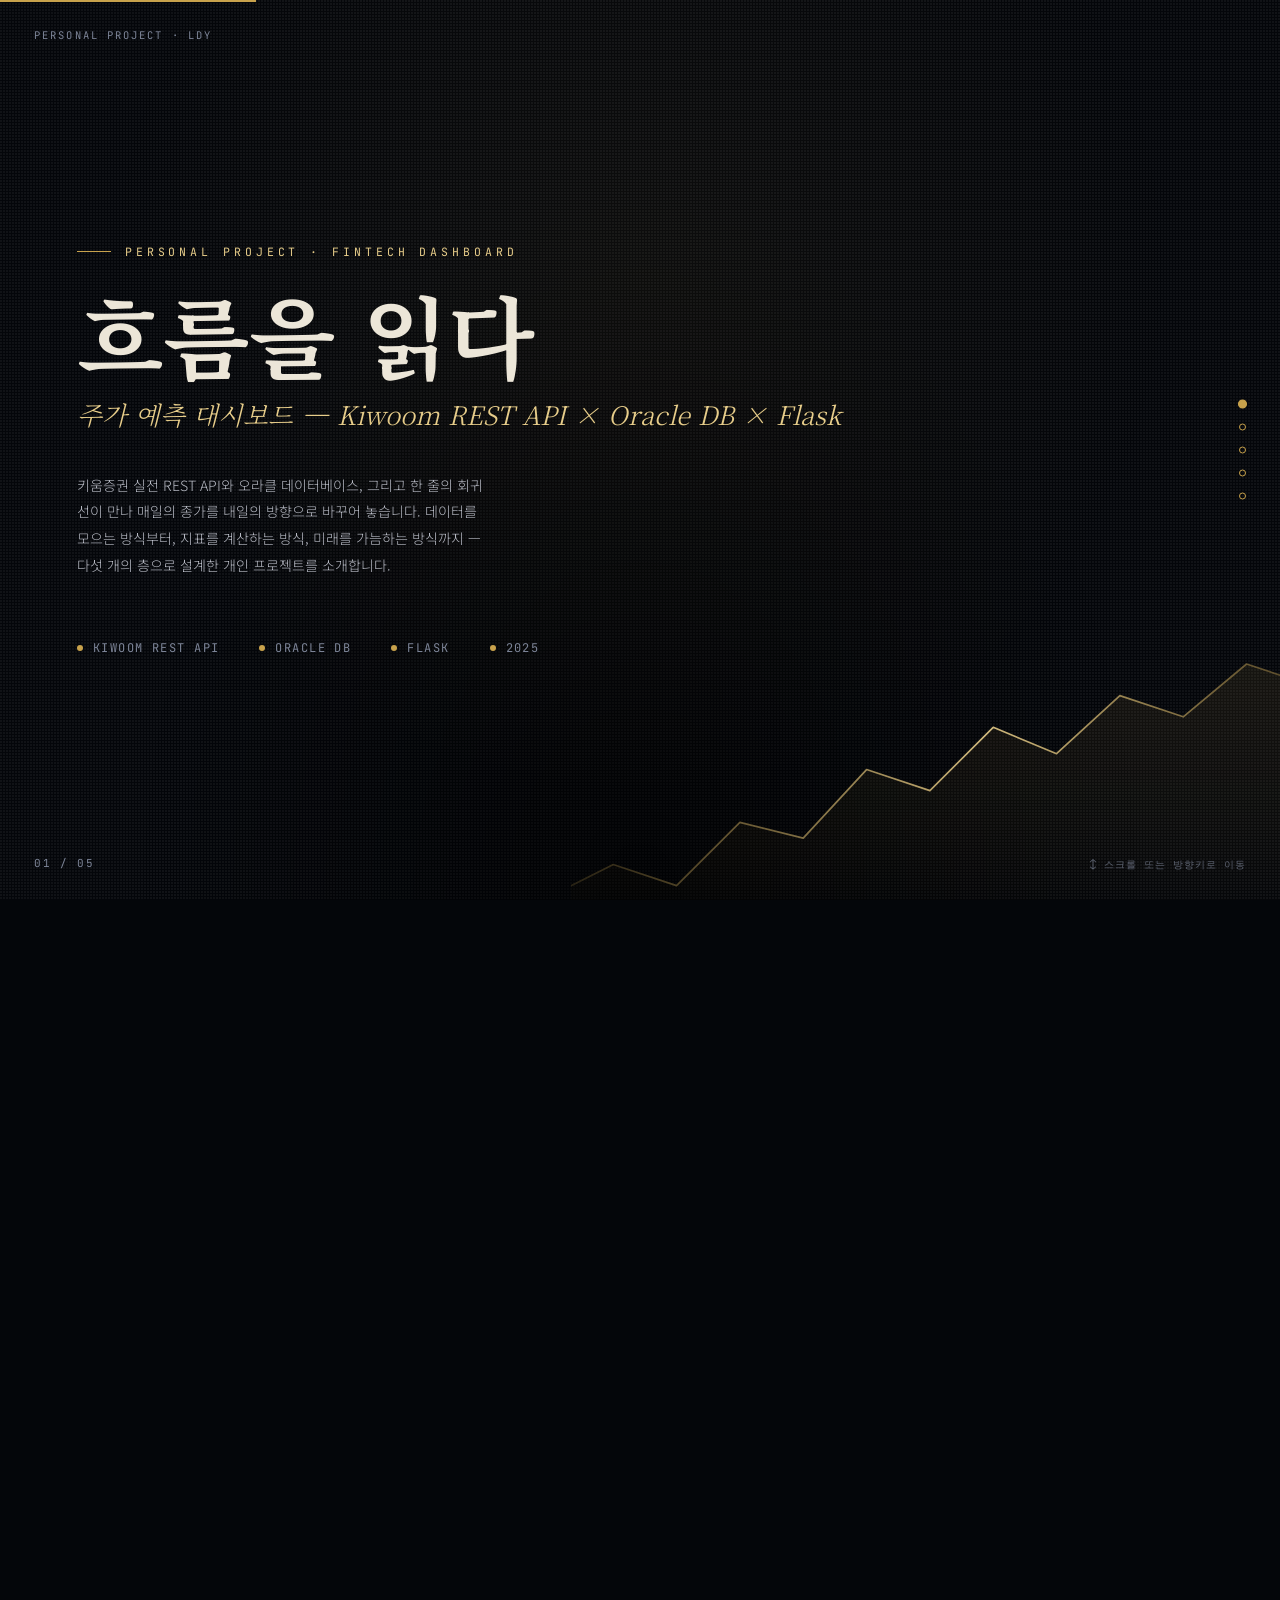
<file: 흐름을_읽다_주가예측대시보드_프리젠테이션.html>
<!DOCTYPE html>
<html lang="ko">
<head>
<meta charset="UTF-8">
<meta name="viewport" content="width=device-width, initial-scale=1.0">
<title>흐름을 읽다 — 주가 예측 대시보드</title>
<link rel="preconnect" href="https://fonts.googleapis.com">
<link href="https://fonts.googleapis.com/css2?family=Noto+Serif+KR:wght@300;400;600;700&family=Noto+Sans+KR:wght@300;400;500;600&family=JetBrains+Mono:wght@300;400;500&display=swap" rel="stylesheet">
<style>
  :root{
    --bg:#04060a;
    --bg2:#0a0f1a;
    --panel:#0d1420;
    --gold:#c8a24c;
    --gold-soft:#e7cd8a;
    --ivory:#ece6d8;
    --muted:#7d8598;
    --rise:#c9584c;
    --fall:#4d7bb0;
    --hair: rgba(200,162,76,0.22);
    --serif:'Noto Serif KR', serif;
    --sans:'Noto Sans KR', sans-serif;
    --mono:'JetBrains Mono', monospace;
  }
  *{margin:0;padding:0;box-sizing:border-box;}
  html,body{
    height:100%;
    background:var(--bg);
    color:var(--ivory);
    font-family:var(--sans);
    overflow:hidden;
  }
  ::selection{background:var(--gold);color:#0a0f1a;}

  /* ---------- background ambience ---------- */
  .noise{
    position:fixed; inset:0; z-index:0; pointer-events:none; opacity:.05;
    background-image:radial-gradient(circle at 1px 1px, #fff 1px, transparent 0);
    background-size:3px 3px;
  }
  .vignette{
    position:fixed; inset:0; z-index:0; pointer-events:none;
    background:radial-gradient(ellipse at 50% 30%, rgba(200,162,76,0.05), transparent 60%),
               radial-gradient(ellipse at 50% 100%, rgba(0,0,0,0.55), transparent 55%);
  }

  /* ---------- deck ---------- */
  .deck{
    position:relative; z-index:1;
    height:100vh; width:100vw;
    transition: transform .9s cubic-bezier(.65,0,.15,1);
    will-change: transform;
  }
  .slide{
    height:100vh; width:100vw;
    position:relative;
    display:flex; align-items:center; justify-content:center;
    padding: clamp(28px,6vw,110px);
    overflow:hidden;
  }
  .slide-inner{
    width:100%; max-width:1180px;
    opacity:0; transform:translateY(26px);
    transition:opacity .9s ease, transform .9s ease;
  }
  .slide.active .slide-inner{ opacity:1; transform:translateY(0); }

  .eyebrow{
    font-family:var(--mono);
    letter-spacing:.34em;
    text-transform:uppercase;
    font-size:11.5px;
    color:var(--gold-soft);
    display:flex; align-items:center; gap:14px;
    margin-bottom:22px;
    opacity:0; transform:translateY(10px);
    transition:opacity .8s ease .15s, transform .8s ease .15s;
  }
  .slide.active .eyebrow{opacity:1; transform:translateY(0);}
  .eyebrow::before{
    content:''; width:34px; height:1px; background:var(--gold);
  }

  h1.hero{
    font-family:var(--serif); font-weight:700;
    font-size:clamp(46px,7vw,104px);
    line-height:1.06; letter-spacing:-.01em;
    color:var(--ivory);
  }
  h2.title{
    font-family:var(--serif); font-weight:600;
    font-size:clamp(32px,4.2vw,56px);
    line-height:1.18; letter-spacing:-.005em;
    color:var(--ivory);
    max-width:15ch;
  }
  .lede{
    font-family:var(--serif); font-weight:300; font-style:italic;
    font-size:clamp(17px,1.6vw,22px);
    color:var(--gold-soft);
    margin-top:18px; letter-spacing:.01em;
  }
  p.body-text{
    font-family:var(--sans); font-weight:300;
    font-size:clamp(14.5px,1.15vw,17px);
    line-height:1.9; color:#c9cbd4;
    max-width:60ch;
  }
  .hair{
    width:64px; height:2px; background:linear-gradient(90deg,var(--gold),transparent);
    margin:26px 0;
  }

  /* ---------- slide 01 : cover ---------- */
  #s1 .slide-inner{ text-align:left; }
  .cover-grid{ display:flex; flex-direction:column; gap:6px; }
  .cover-sub{
    font-family:var(--serif); font-weight:300; font-style:italic;
    color:var(--gold-soft); font-size:clamp(18px,2vw,26px);
    margin-top:8px;
  }
  .cover-desc{
    margin-top:34px; max-width:52ch;
    font-family:var(--sans); font-weight:300;
    font-size:clamp(14px,1.1vw,16.5px); line-height:1.9; color:#b9bcc6;
  }
  .cover-meta{
    margin-top:56px; display:flex; gap:40px; align-items:center;
    font-family:var(--mono); font-size:12px; letter-spacing:.12em; color:var(--muted);
  }
  .cover-meta span{ position:relative; padding-left:16px; }
  .cover-meta span::before{
    content:''; position:absolute; left:0; top:50%; width:6px; height:6px;
    border-radius:50%; background:var(--gold); transform:translateY(-50%);
  }
  .chart-wrap{
    position:absolute; right:-4%; bottom:-6%; width:62%; max-width:760px;
    opacity:.9; pointer-events:none;
  }
  .price-path{
    fill:none; stroke:url(#goldline); stroke-width:1.6;
    stroke-linecap:round; stroke-linejoin:round;
  }
  .price-area{ fill:url(#fadefill); opacity:.5; }
  #s1.active .price-path{
    stroke-dasharray: 1400; stroke-dashoffset:1400;
    animation: draw 2.6s cubic-bezier(.4,0,.2,1) .3s forwards;
  }
  @keyframes draw{ to{ stroke-dashoffset:0; } }
  .float-dot{ animation: bob 6s ease-in-out infinite; }
  @keyframes bob{ 0%,100%{ transform:translateY(0);} 50%{ transform:translateY(-10px);} }

  /* ---------- slide 02 : background ---------- */
  .compare{
    display:grid; grid-template-columns:1fr auto 1fr; gap:34px;
    margin-top:44px; align-items:stretch;
  }
  .compare .arrow{
    display:flex; align-items:center; justify-content:center;
    color:var(--gold); font-size:22px; font-family:var(--serif);
  }
  .compare-card{
    border:1px solid var(--hair); border-radius:2px;
    padding:26px 26px; position:relative; background:linear-gradient(180deg, rgba(255,255,255,.015), transparent);
  }
  .compare-card .tag{
    font-family:var(--mono); font-size:10.5px; letter-spacing:.2em; text-transform:uppercase;
  }
  .compare-card.old .tag{ color:#8a6a63; }
  .compare-card.new .tag{ color:var(--gold-soft); }
  .compare-card h3{
    font-family:var(--serif); font-weight:600; font-size:20px; margin:12px 0 10px; color:var(--ivory);
  }
  .compare-card p{
    font-family:var(--sans); font-weight:300; font-size:13.5px; line-height:1.8; color:#aeb1bd;
  }
  .quote-line{
    margin-top:38px; font-family:var(--serif); font-style:italic; font-weight:300;
    font-size:clamp(17px,1.7vw,23px); color:var(--gold-soft);
    border-left:2px solid var(--gold); padding-left:20px;
  }

  /* ---------- slide 03 : architecture ---------- */
  .flow{
    margin-top:56px; display:flex; align-items:center; width:100%;
  }
  .node{
    flex:0 0 auto; width:132px; text-align:center;
  }
  .node .ring{
    width:64px; height:64px; margin:0 auto 14px;
    border:1px solid var(--gold); border-radius:50%;
    display:flex; align-items:center; justify-content:center;
    font-family:var(--mono); font-size:11px; color:var(--gold-soft);
    background:radial-gradient(circle, rgba(200,162,76,.08), transparent 70%);
  }
  .node .label{
    font-family:var(--serif); font-size:14px; font-weight:600; color:var(--ivory);
  }
  .node .desc{
    font-family:var(--sans); font-size:11px; color:var(--muted); margin-top:6px; line-height:1.5;
  }
  .connector{
    flex:1 1 auto; height:1px; background:var(--hair); position:relative; top:-38px;
    overflow:hidden;
  }
  .connector .spark{
    position:absolute; top:0; left:-20%; width:20%; height:1px;
    background:linear-gradient(90deg, transparent, var(--gold-soft), transparent);
    animation: travel 2.8s linear infinite;
  }
  @keyframes travel{ from{ left:-20%; } to{ left:100%; } }

  /* ---------- slide 04 : features ---------- */
  .feat-grid{
    margin-top:44px; display:grid; grid-template-columns:repeat(3,1fr); gap:1px;
    background:var(--hair);
    border:1px solid var(--hair);
  }
  .feat{
    background:var(--bg); padding:30px 26px; position:relative;
    transition:background .4s ease;
  }
  .feat:hover{ background:var(--bg2); }
  .feat .num{
    font-family:var(--mono); font-size:11px; color:var(--gold); letter-spacing:.12em;
  }
  .feat h3{
    font-family:var(--serif); font-weight:600; font-size:19px; margin:16px 0 10px; color:var(--ivory);
  }
  .feat p{
    font-family:var(--sans); font-weight:300; font-size:13px; line-height:1.85; color:#aeb1bd;
  }
  .feat .stat{
    margin-top:20px; font-family:var(--mono); font-size:26px; color:var(--gold-soft);
    letter-spacing:.01em;
  }
  .feat .stat span{ font-size:12px; color:var(--muted); font-family:var(--sans); margin-left:6px; }

  /* ---------- slide 05 : closing ---------- */
  .closing-grid{ display:grid; grid-template-columns:1.05fr .95fr; gap:70px; align-items:start; }
  .limit-box{
    margin-top:28px; padding:22px 24px; border-left:2px solid var(--fall);
    background:linear-gradient(90deg, rgba(77,123,176,.08), transparent);
  }
  .limit-box p{ font-family:var(--sans); font-weight:300; font-size:13.5px; line-height:1.85; color:#b7bac4; }
  .next-list{ list-style:none; margin-top:6px; }
  .next-list li{
    font-family:var(--sans); font-weight:300; font-size:14px; color:#c9cbd4;
    padding:16px 0; border-bottom:1px solid var(--hair);
    display:flex; gap:16px; align-items:baseline;
  }
  .next-list li:first-child{ padding-top:0; }
  .next-list li .idx{ font-family:var(--mono); color:var(--gold); font-size:12px; }
  .signoff{
    margin-top:52px; display:flex; align-items:baseline; gap:22px;
  }
  .signoff .thanks{
    font-family:var(--serif); font-weight:700; font-size:clamp(30px,3.6vw,44px); color:var(--ivory);
  }
  .signoff .name{
    font-family:var(--mono); font-size:12px; letter-spacing:.2em; color:var(--muted);
  }

  /* ---------- chrome: progress + nav ---------- */
  .progress{
    position:fixed; top:0; left:0; height:2px; background:var(--gold);
    z-index:10; transition:width .9s cubic-bezier(.65,0,.15,1);
  }
  .dots{
    position:fixed; right:34px; top:50%; transform:translateY(-50%);
    z-index:10; display:flex; flex-direction:column; gap:16px;
  }
  .dot{
    width:7px; height:7px; border-radius:50%; border:1px solid var(--gold);
    background:transparent; cursor:pointer; transition:all .35s ease; padding:0;
  }
  .dot.active{ background:var(--gold); transform:scale(1.3); }
  .counter{
    position:fixed; left:34px; bottom:30px; z-index:10;
    font-family:var(--mono); font-size:11px; letter-spacing:.15em; color:var(--muted);
  }
  .counter b{ color:var(--gold-soft); font-weight:400; }
  .brand{
    position:fixed; left:34px; top:28px; z-index:10;
    font-family:var(--mono); font-size:10.5px; letter-spacing:.2em; color:var(--muted);
    text-transform:uppercase;
  }
  .hint{
    position:fixed; bottom:28px; right:34px; z-index:10;
    font-family:var(--mono); font-size:10px; letter-spacing:.1em; color:var(--muted);
    opacity:.7;
  }

  @media (max-width:820px){
    .compare{ grid-template-columns:1fr; }
    .compare .arrow{ transform:rotate(90deg); padding:6px 0; }
    .flow{ flex-direction:column; align-items:flex-start; gap:26px; }
    .connector{ display:none; }
    .feat-grid{ grid-template-columns:1fr; }
    .closing-grid{ grid-template-columns:1fr; gap:36px; }
    .chart-wrap{ display:none; }
    .dots{ right:14px; }
    .counter, .brand, .hint{ display:none; }
  }
  @media (prefers-reduced-motion: reduce){
    *{ animation-duration:.001s !important; transition-duration:.2s !important; }
  }
</style>
</head>
<body>

<div class="noise"></div>
<div class="vignette"></div>
<div class="progress" id="progress"></div>
<div class="brand">Personal Project · LDY</div>
<div class="dots" id="dots"></div>
<div class="counter" id="counter">01 / 05</div>
<div class="hint">↕ 스크롤 또는 방향키로 이동</div>

<div class="deck" id="deck">

  <!-- SLIDE 1 : COVER -->
  <section class="slide" id="s1">
    <div class="slide-inner cover-grid">
      <div class="eyebrow">Personal Project · Fintech Dashboard</div>
      <h1 class="hero">흐름을 읽다</h1>
      <div class="cover-sub">주가 예측 대시보드 — Kiwoom REST API × Oracle DB × Flask</div>
      <p class="cover-desc">
        키움증권 실전 REST API와 오라클 데이터베이스, 그리고 한 줄의 회귀선이 만나
        매일의 종가를 내일의 방향으로 바꾸어 놓습니다.
        데이터를 모으는 방식부터, 지표를 계산하는 방식, 미래를 가늠하는 방식까지 —
        다섯 개의 층으로 설계한 개인 프로젝트를 소개합니다.
      </p>
      <div class="cover-meta">
        <span>KIWOOM REST API</span>
        <span>ORACLE DB</span>
        <span>FLASK</span>
        <span>2025</span>
      </div>
    </div>

    <div class="chart-wrap">
      <svg viewBox="0 0 720 360" width="100%" height="100%">
        <defs>
          <linearGradient id="goldline" x1="0" y1="0" x2="1" y2="0">
            <stop offset="0%" stop-color="#c8a24c" stop-opacity="0.2"/>
            <stop offset="55%" stop-color="#e7cd8a" stop-opacity="1"/>
            <stop offset="100%" stop-color="#c8a24c" stop-opacity="0.35"/>
          </linearGradient>
          <linearGradient id="fadefill" x1="0" y1="0" x2="0" y2="1">
            <stop offset="0%" stop-color="#c8a24c" stop-opacity="0.22"/>
            <stop offset="100%" stop-color="#c8a24c" stop-opacity="0"/>
          </linearGradient>
        </defs>
        <path class="price-area" d="M0,300 L40,280 L100,300 L160,240 L220,255 L280,190 L340,210 L400,150 L460,175 L520,120 L580,140 L640,90 L700,110 L720,100 L720,360 L0,360 Z"/>
        <path class="price-path" d="M0,300 L40,280 L100,300 L160,240 L220,255 L280,190 L340,210 L400,150 L460,175 L520,120 L580,140 L640,90 L700,110 L720,100"/>
        <circle class="float-dot" cx="700" cy="110" r="4" fill="#e7cd8a"/>
      </svg>
    </div>
  </section>

  <!-- SLIDE 2 : BACKGROUND -->
  <section class="slide" id="s2">
    <div class="slide-inner">
      <div class="eyebrow">01 — 배경</div>
      <h2 class="title">왜 구조를 다시 그렸는가</h2>
      <p class="lede">속도를 개선한 것이 아니라, 호출의 축 자체를 바꾸었습니다.</p>

      <div class="compare">
        <div class="compare-card old">
          <div class="tag">Before</div>
          <h3>공공데이터포털 API</h3>
          <p>"하루치 × 전종목"을 날짜 하나씩 반복 호출하는 구조.
          종목이 늘어날수록, 기간이 길어질수록 호출 횟수가 기하급수적으로 늘어납니다.</p>
        </div>
        <div class="arrow">→</div>
        <div class="compare-card new">
          <div class="tag">After</div>
          <h3>키움 REST API (ka10081)</h3>
          <p>"종목 1개당 과거 히스토리 전체"를 한 번의 요청과 연속조회로 내려받는 구조.
          관심종목 개수만큼만 호출해도 초기 적재가 끝납니다.</p>
        </div>
      </div>

      <div class="quote-line">
        기본 관심종목 5종 — 삼성전자 · SK하이닉스 · NAVER · 카카오 · LG화학
      </div>
    </div>
  </section>

  <!-- SLIDE 3 : ARCHITECTURE -->
  <section class="slide" id="s3">
    <div class="slide-inner">
      <div class="eyebrow">02 — 아키텍처</div>
      <h2 class="title">다섯 개의 층, 하나의 흐름</h2>

      <div class="flow">
        <div class="node">
          <div class="ring">API</div>
          <div class="label">Kiwoom</div>
          <div class="desc">토큰 발급 ·<br>일봉차트 조회</div>
        </div>
        <div class="connector"><div class="spark"></div></div>
        <div class="node">
          <div class="ring">①</div>
          <div class="label">Collector</div>
          <div class="desc">수집 · 백필<br>오케스트레이션</div>
        </div>
        <div class="connector"><div class="spark" style="animation-delay:.6s"></div></div>
        <div class="node">
          <div class="ring">DB</div>
          <div class="label">Oracle</div>
          <div class="desc">Connection Pool ·<br>Repository</div>
        </div>
        <div class="connector"><div class="spark" style="animation-delay:1.2s"></div></div>
        <div class="node">
          <div class="ring">②</div>
          <div class="label">Indicators</div>
          <div class="desc">이동평균 ·<br>볼린저 밴드</div>
        </div>
        <div class="connector"><div class="spark" style="animation-delay:1.8s"></div></div>
        <div class="node">
          <div class="ring">UI</div>
          <div class="label">Dashboard</div>
          <div class="desc">Flask API ·<br>예측 시각화</div>
        </div>
      </div>

      <p class="body-text" style="margin-top:60px;">
        스케줄러는 평일 18:00, 장 마감 후 관심종목 전체를 자동으로 갱신하고
        지표를 재계산합니다. 각 층은 자신의 역할만 책임지며, 예외는 상위 계층으로
        조용히 전달되어 대시보드가 절대 멈추지 않도록 설계했습니다.
      </p>
    </div>
  </section>

  <!-- SLIDE 4 : FEATURES -->
  <section class="slide" id="s4">
    <div class="slide-inner">
      <div class="eyebrow">03 — 핵심 기능</div>
      <h2 class="title">매일 스스로 갱신되는 세 개의 엔진</h2>

      <div class="feat-grid">
        <div class="feat">
          <div class="num">01 — SCHEDULE</div>
          <h3>자동 수집 스케줄러</h3>
          <p>장 마감 후 관심종목 전체를 자동으로 갱신하고, 지표까지 이어서 재계산합니다.</p>
          <div class="stat">18:00 <span>평일 자동 실행</span></div>
        </div>
        <div class="feat">
          <div class="num">02 — INDICATOR</div>
          <h3>기술적 지표 재계산</h3>
          <p>SQL 윈도우 함수(AVG · STDDEV) 기반 대형 MERGE 쿼리로 전 종목을 한 번에 갱신합니다.</p>
          <div class="stat">20일 <span>이동평균 · 볼린저</span></div>
        </div>
        <div class="feat">
          <div class="num">03 — PREDICT</div>
          <h3>선형회귀 예측 엔진</h3>
          <p>과거 추세선을 학습해 미래 등락률을 추정하되, 표본이 30일 미만이면 안전하게 0%를 반환합니다.</p>
          <div class="stat">3·6·12 <span>개월 등락률</span></div>
        </div>
      </div>
    </div>
  </section>

  <!-- SLIDE 5 : CLOSING -->
  <section class="slide" id="s5">
    <div class="slide-inner">
      <div class="eyebrow">04 — 한계와 다음 걸음</div>
      <h2 class="title" style="max-width:20ch;">직선은 방향을 말할 뿐,<br>확신을 말하지 않는다</h2>

      <div class="closing-grid">
        <div>
          <div class="limit-box">
            <p>
              선형회귀는 장기적인 우상향·우하향 기조만 반영할 뿐, 하루 뒤의 악재나
              단기 변동성 파동까지 맞추지는 못합니다. 그래서 이 지표는 확정된 답이 아니라
              거시적인 추세를 가늠하는 안내선으로 해석하고 활용하는 것이 바람직합니다.
            </p>
          </div>
        </div>

        <div>
          <ul class="next-list">
            <li><span class="idx">01</span> 관심종목 자유 등록 범위 확장</li>
            <li><span class="idx">02</span> 응답 필드명 방어적 파싱 고도화</li>
            <li><span class="idx">03</span> 변동 알림 · 정기 리포트 기능 추가</li>
          </ul>
        </div>
      </div>

      <div class="signoff">
        <div class="thanks">감사합니다</div>
        <div class="name">PERSONAL PROJECT — LDY · STOCK DASHBOARD</div>
      </div>
    </div>
  </section>

</div>

<script>
  const slides = Array.from(document.querySelectorAll('.slide'));
  const deck = document.getElementById('deck');
  const progress = document.getElementById('progress');
  const dotsWrap = document.getElementById('dots');
  const counter = document.getElementById('counter');
  let idx = 0;

  slides.forEach((s,i)=>{
    const d = document.createElement('button');
    d.className = 'dot' + (i===0 ? ' active' : '');
    d.addEventListener('click', ()=> goTo(i));
    dotsWrap.appendChild(d);
  });
  const dots = Array.from(dotsWrap.children);

  function render(){
    deck.style.transform = `translateY(-${idx*100}vh)`;
    slides.forEach((s,i)=> s.classList.toggle('active', i===idx));
    dots.forEach((d,i)=> d.classList.toggle('active', i===idx));
    progress.style.width = (((idx+1)/slides.length)*100) + '%';
    counter.innerHTML = String(idx+1).padStart(2,'0') + ' / ' + String(slides.length).padStart(2,'0');
  }
  function goTo(i){
    idx = Math.max(0, Math.min(slides.length-1, i));
    render();
  }

  window.addEventListener('keydown', e=>{
    if(['ArrowDown','PageDown',' '].includes(e.key)){ e.preventDefault(); goTo(idx+1); }
    if(['ArrowUp','PageUp'].includes(e.key)){ e.preventDefault(); goTo(idx-1); }
  });

  let wheelLock = false;
  window.addEventListener('wheel', e=>{
    if(wheelLock) return;
    if(Math.abs(e.deltaY) < 12) return;
    wheelLock = true;
    goTo(idx + (e.deltaY > 0 ? 1 : -1));
    setTimeout(()=> wheelLock = false, 900);
  }, {passive:true});

  let touchStartY = null;
  window.addEventListener('touchstart', e=> touchStartY = e.touches[0].clientY, {passive:true});
  window.addEventListener('touchend', e=>{
    if(touchStartY === null) return;
    const dy = touchStartY - e.changedTouches[0].clientY;
    if(Math.abs(dy) > 60) goTo(idx + (dy > 0 ? 1 : -1));
    touchStartY = null;
  }, {passive:true});

  render();
</script>
</body>
</html>
</file>
